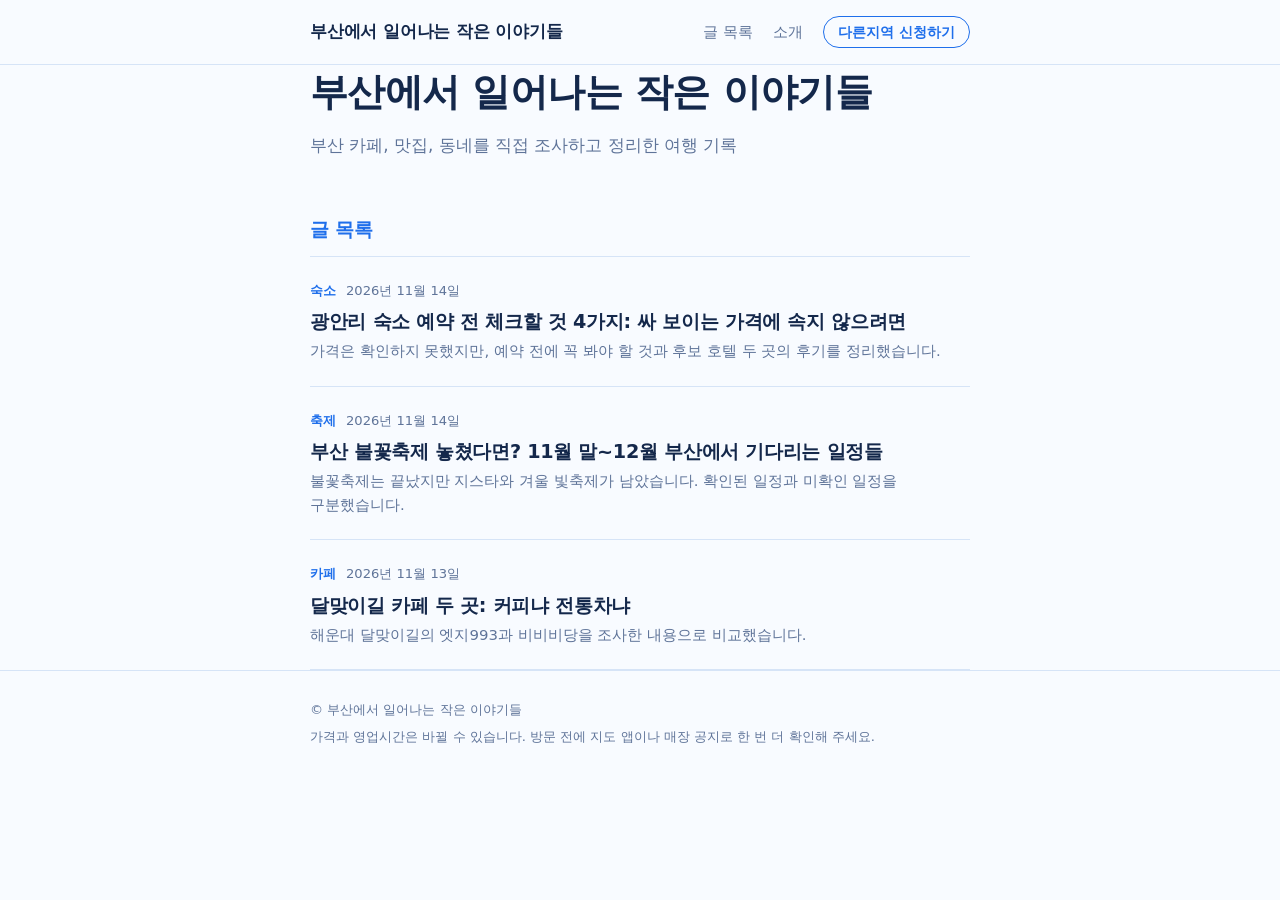
<file: index.html>
<!doctype html>
<html lang="ko">
<head>
	<meta charset="utf-8">
	<meta name="viewport" content="width=device-width,initial-scale=1">
	<title>부산에서 일어나는 작은 이야기들</title>
	<meta name="description" content="부산 카페, 맛집, 동네를 직접 조사하고 정리한 여행 기록">
	<link rel="canonical" href="https://travel-blog-fawn-nine.vercel.app/">
	<meta name="theme-color" content="#1f6feb">
	<meta property="og:type" content="website">
	<meta property="og:site_name" content="부산에서 일어나는 작은 이야기들">
	<meta property="og:locale" content="ko_KR">
	<meta property="og:title" content="부산에서 일어나는 작은 이야기들">
	<meta property="og:description" content="부산 카페, 맛집, 동네를 직접 조사하고 정리한 여행 기록">
	<meta property="og:url" content="https://travel-blog-fawn-nine.vercel.app/">
	<meta property="og:image" content="https://travel-blog-fawn-nine.vercel.app/og-image.png">
	<meta property="og:image:width" content="1200">
	<meta property="og:image:height" content="630">
	<meta property="og:image:alt" content="부산에서 일어나는 작은 이야기들">
	<meta name="twitter:card" content="summary_large_image">
	<meta name="twitter:title" content="부산에서 일어나는 작은 이야기들">
	<meta name="twitter:description" content="부산 카페, 맛집, 동네를 직접 조사하고 정리한 여행 기록">
	<meta name="twitter:image" content="https://travel-blog-fawn-nine.vercel.app/og-image.png">
	<link rel="icon" type="image/svg+xml" href="favicon.svg">
	<link rel="stylesheet" href="style.css">
</head>
<body>
	<header class="site-header">
		<div class="wrap">
			<a class="brand" href="index.html">부산에서 일어나는 작은 이야기들</a>
			<nav>
				<a href="index.html">글 목록</a>
				<a href="about.html">소개</a>
			</nav>
		</div>
	</header>

	<main class="wrap">
		<section class="intro">
			<h1>부산에서 일어나는 작은 이야기들</h1>
			<p>부산 카페, 맛집, 동네를 직접 조사하고 정리한 여행 기록</p>
		</section>

		<h2>글 목록</h2>
		<!-- 새 글을 쓰면 아래 <li> 블록을 맨 위에 하나 추가하세요(최신 글이 위). -->
		<ul class="post-list">
			<li>
				<a href="posts/gwangalli-stay.html">
					<span class="meta"><span class="cat">숙소</span><time datetime="2026-11-14">2026년 11월 14일</time></span>
					<h3>광안리 숙소 예약 전 체크할 것 4가지: 싸 보이는 가격에 속지 않으려면</h3>
					<p>가격은 확인하지 못했지만, 예약 전에 꼭 봐야 할 것과 후보 호텔 두 곳의 후기를 정리했습니다.</p>
				</a>
			</li>
			<li>
				<a href="posts/busan-nov-events.html">
					<span class="meta"><span class="cat">축제</span><time datetime="2026-11-14">2026년 11월 14일</time></span>
					<h3>부산 불꽃축제 놓쳤다면? 11월 말~12월 부산에서 기다리는 일정들</h3>
					<p>불꽃축제는 끝났지만 지스타와 겨울 빛축제가 남았습니다. 확인된 일정과 미확인 일정을 구분했습니다.</p>
				</a>
			</li>
			<li>
				<a href="posts/dalmaji-cafe.html">
					<span class="meta"><span class="cat">카페</span><time datetime="2026-11-13">2026년 11월 13일</time></span>
					<h3>달맞이길 카페 두 곳: 커피냐 전통차냐</h3>
					<p>해운대 달맞이길의 엣지993과 비비비당을 조사한 내용으로 비교했습니다.</p>
				</a>
			</li>
			<!--
			<li>
				<a href="posts/글파일이름.html">
					<span class="meta"><span class="cat">카페</span><time datetime="2026-11-13">2026년 11월 13일</time></span>
					<h3>글 제목</h3>
					<p>한 줄 소개</p>
				</a>
			</li>
			-->
		</ul>
	</main>

	<footer class="site-footer">
		<div class="wrap">
			<p>© 부산에서 일어나는 작은 이야기들</p>
			<p>가격과 영업시간은 바뀔 수 있습니다. 방문 전에 지도 앱이나 매장 공지로 한 번 더 확인해 주세요.</p>
		</div>
	</footer>
	<script src="request.js"></script>
</body>
</html>
</file>
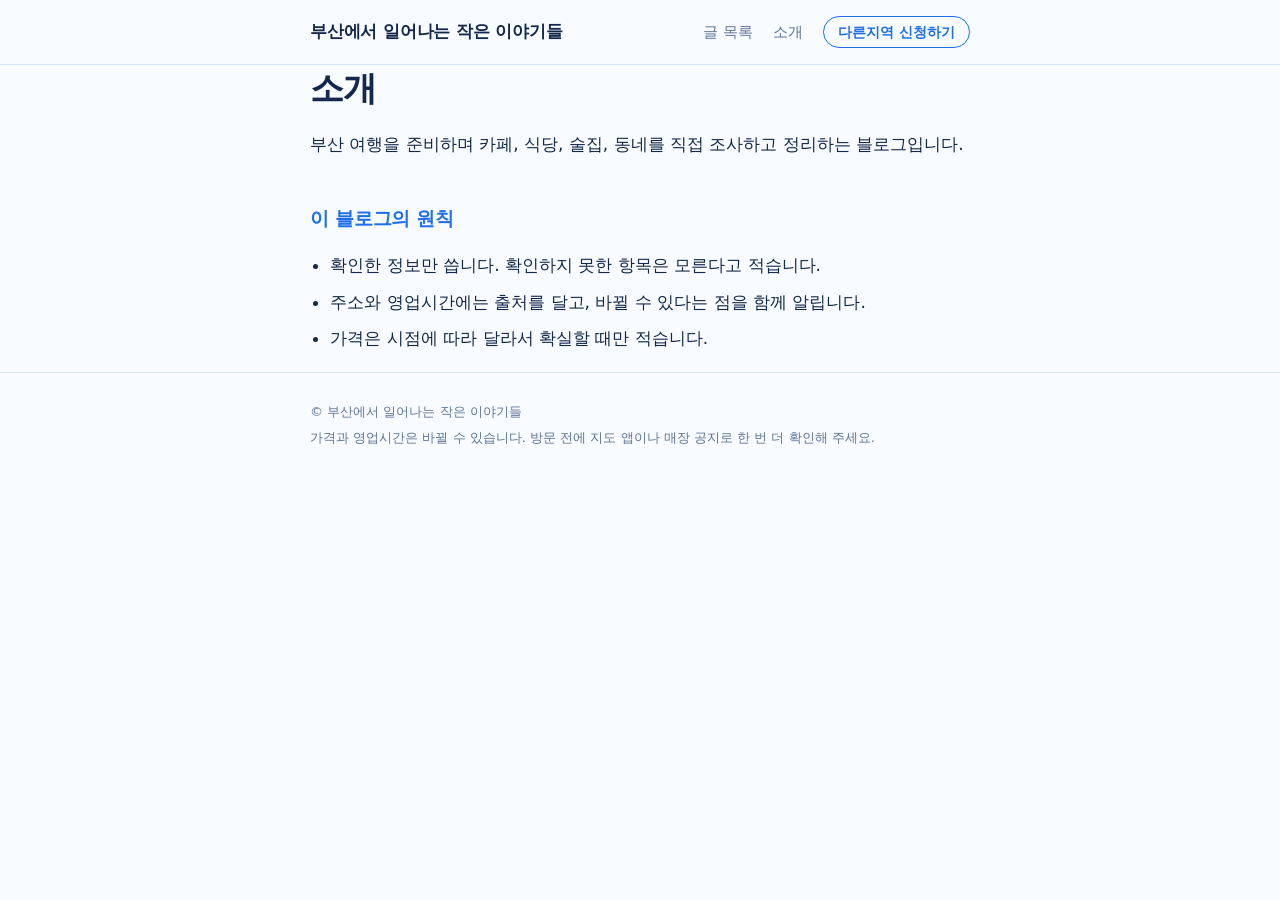
<file: about.html>
<!doctype html>
<html lang="ko">
<head>
	<meta charset="utf-8">
	<meta name="viewport" content="width=device-width,initial-scale=1">
	<title>소개 | 부산에서 일어나는 작은 이야기들</title>
	<meta name="description" content="부산에서 일어나는 작은 이야기들 블로그 소개">
	<link rel="canonical" href="https://travel-blog-fawn-nine.vercel.app/about.html">
	<meta name="theme-color" content="#1f6feb">
	<meta property="og:type" content="website">
	<meta property="og:site_name" content="부산에서 일어나는 작은 이야기들">
	<meta property="og:locale" content="ko_KR">
	<meta property="og:title" content="소개">
	<meta property="og:description" content="부산에서 일어나는 작은 이야기들 블로그 소개">
	<meta property="og:url" content="https://travel-blog-fawn-nine.vercel.app/about.html">
	<meta property="og:image" content="https://travel-blog-fawn-nine.vercel.app/og-image.png">
	<meta property="og:image:width" content="1200">
	<meta property="og:image:height" content="630">
	<meta property="og:image:alt" content="부산에서 일어나는 작은 이야기들">
	<meta name="twitter:card" content="summary_large_image">
	<meta name="twitter:title" content="소개">
	<meta name="twitter:description" content="부산에서 일어나는 작은 이야기들 블로그 소개">
	<meta name="twitter:image" content="https://travel-blog-fawn-nine.vercel.app/og-image.png">
	<link rel="icon" type="image/svg+xml" href="favicon.svg">
	<link rel="stylesheet" href="style.css">
</head>
<body>
	<header class="site-header">
		<div class="wrap">
			<a class="brand" href="index.html">부산에서 일어나는 작은 이야기들</a>
			<nav>
				<a href="index.html">글 목록</a>
				<a href="about.html">소개</a>
			</nav>
		</div>
	</header>

	<main class="wrap">
		<h1>소개</h1>
		<p>부산 여행을 준비하며 카페, 식당, 술집, 동네를 직접 조사하고 정리하는 블로그입니다.</p>
		<h2>이 블로그의 원칙</h2>
		<ul>
			<li>확인한 정보만 씁니다. 확인하지 못한 항목은 모른다고 적습니다.</li>
			<li>주소와 영업시간에는 출처를 달고, 바뀔 수 있다는 점을 함께 알립니다.</li>
			<li>가격은 시점에 따라 달라서 확실할 때만 적습니다.</li>
		</ul>
	</main>

	<footer class="site-footer">
		<div class="wrap">
			<p>© 부산에서 일어나는 작은 이야기들</p>
			<p>가격과 영업시간은 바뀔 수 있습니다. 방문 전에 지도 앱이나 매장 공지로 한 번 더 확인해 주세요.</p>
		</div>
	</footer>
	<script src="request.js"></script>
</body>
</html>
</file>
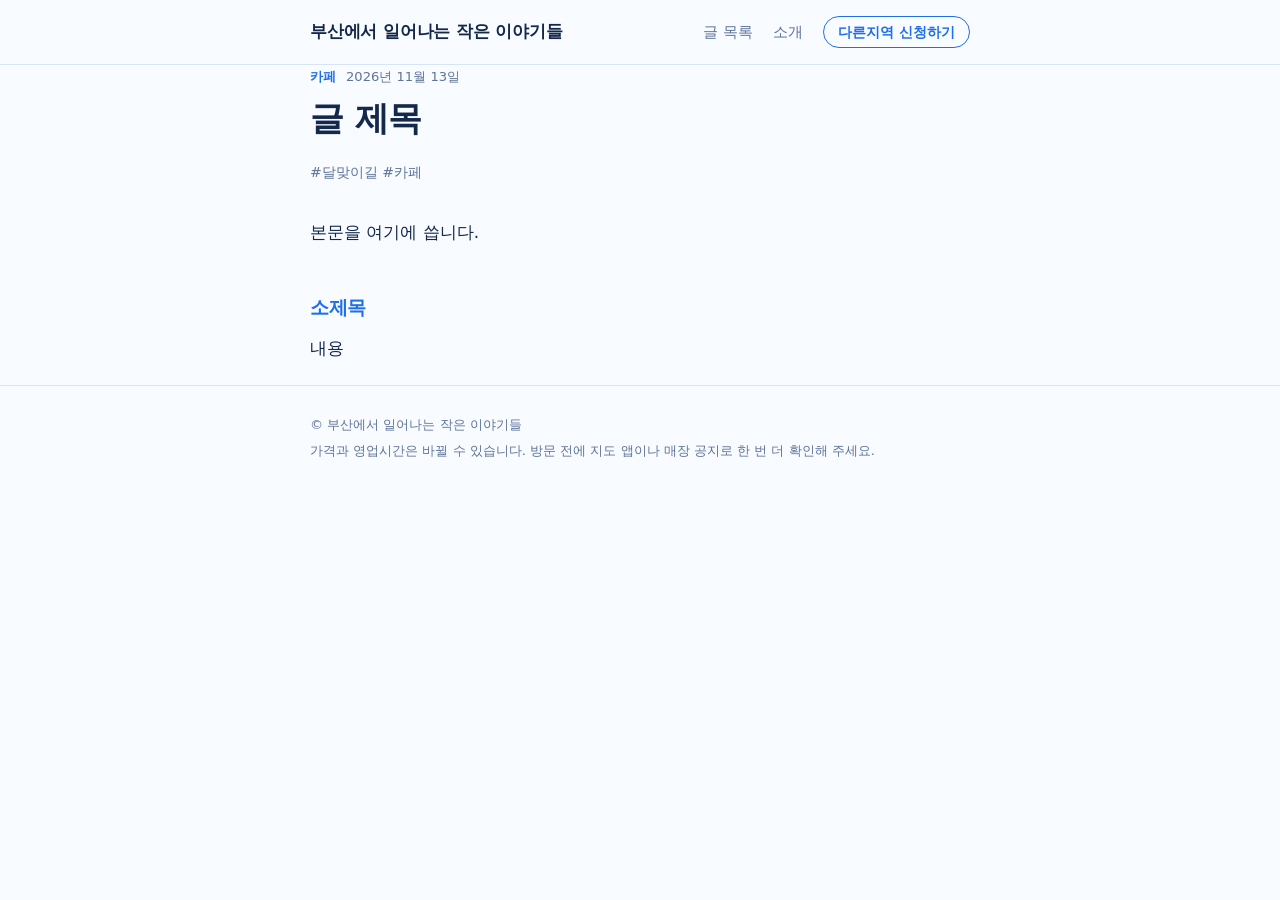
<file: posts/_글-템플릿.html>
<!doctype html>
<html lang="ko">
<head>
	<meta charset="utf-8">
	<meta name="viewport" content="width=device-width,initial-scale=1">
	<!-- 새 글: 이 파일을 복사해 posts/영문이름.html 로 저장하고 아래 내용을 바꾸세요. -->
	<title>글 제목 | 부산에서 일어나는 작은 이야기들</title>
	<meta name="description" content="한 줄 소개">
	<!-- 아래 canonical·og:*·twitter:* 의 제목, 설명, 주소(영문이름.html), 날짜도 위 내용과 똑같이 바꾸세요. -->
	<link rel="canonical" href="https://travel-blog-fawn-nine.vercel.app/posts/영문이름.html">
	<meta name="theme-color" content="#1f6feb">
	<meta property="og:type" content="article">
	<meta property="article:published_time" content="2026-11-13">
	<meta property="og:site_name" content="부산에서 일어나는 작은 이야기들">
	<meta property="og:locale" content="ko_KR">
	<meta property="og:title" content="글 제목">
	<meta property="og:description" content="한 줄 소개">
	<meta property="og:url" content="https://travel-blog-fawn-nine.vercel.app/posts/영문이름.html">
	<meta property="og:image" content="https://travel-blog-fawn-nine.vercel.app/og-image.png">
	<meta property="og:image:width" content="1200">
	<meta property="og:image:height" content="630">
	<meta property="og:image:alt" content="부산에서 일어나는 작은 이야기들">
	<meta name="twitter:card" content="summary_large_image">
	<meta name="twitter:title" content="글 제목">
	<meta name="twitter:description" content="한 줄 소개">
	<meta name="twitter:image" content="https://travel-blog-fawn-nine.vercel.app/og-image.png">
	<link rel="icon" type="image/svg+xml" href="../favicon.svg">
	<link rel="stylesheet" href="../style.css">
</head>
<body>
	<header class="site-header">
		<div class="wrap">
			<a class="brand" href="../index.html">부산에서 일어나는 작은 이야기들</a>
			<nav>
				<a href="../index.html">글 목록</a>
				<a href="../about.html">소개</a>
			</nav>
		</div>
	</header>

	<main class="wrap">
		<article>
			<p class="meta"><span class="cat">카페</span><time datetime="2026-11-13">2026년 11월 13일</time></p>
			<h1>글 제목</h1>
			<p class="tags">#달맞이길 #카페</p>

			<p>본문을 여기에 씁니다.</p>

			<h2>소제목</h2>
			<p>내용</p>
		</article>
	</main>

	<footer class="site-footer">
		<div class="wrap">
			<p>© 부산에서 일어나는 작은 이야기들</p>
			<p>가격과 영업시간은 바뀔 수 있습니다. 방문 전에 지도 앱이나 매장 공지로 한 번 더 확인해 주세요.</p>
		</div>
	</footer>
	<script src="../request.js"></script>
</body>
</html>
</file>
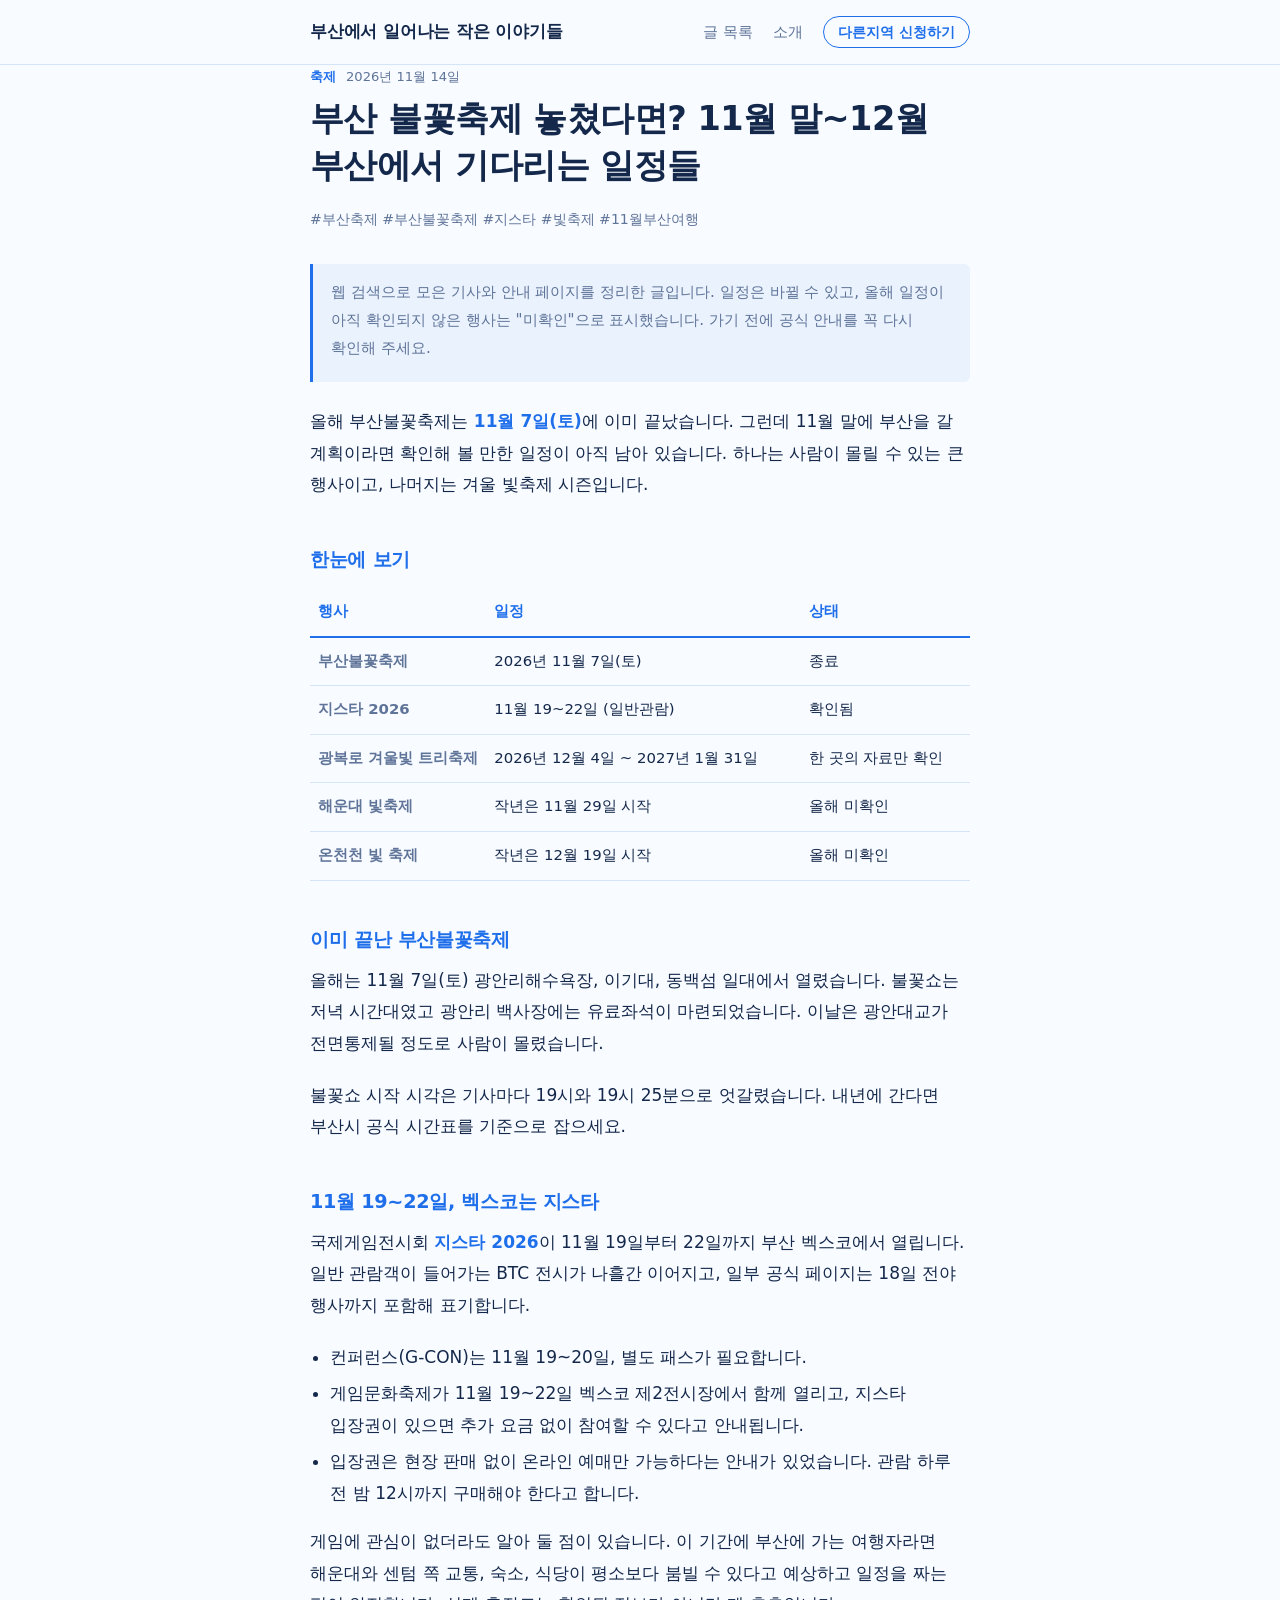
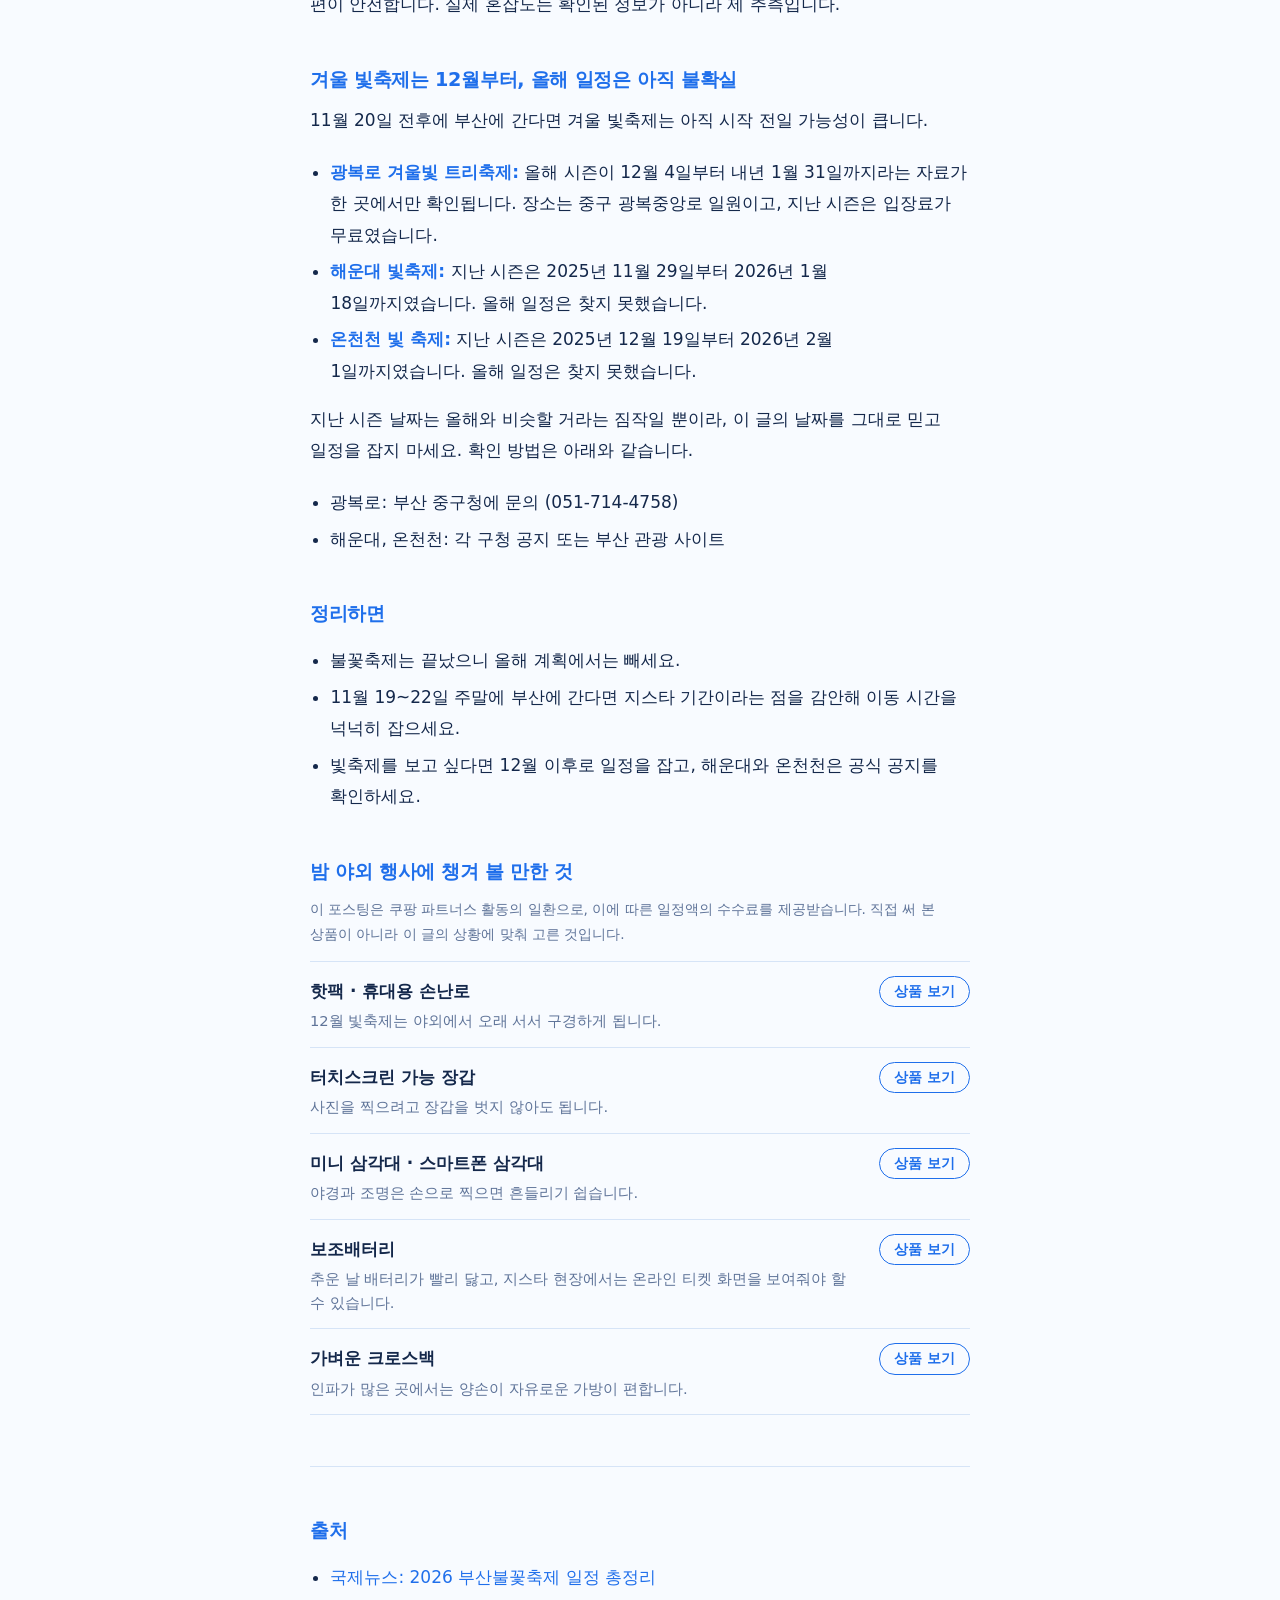
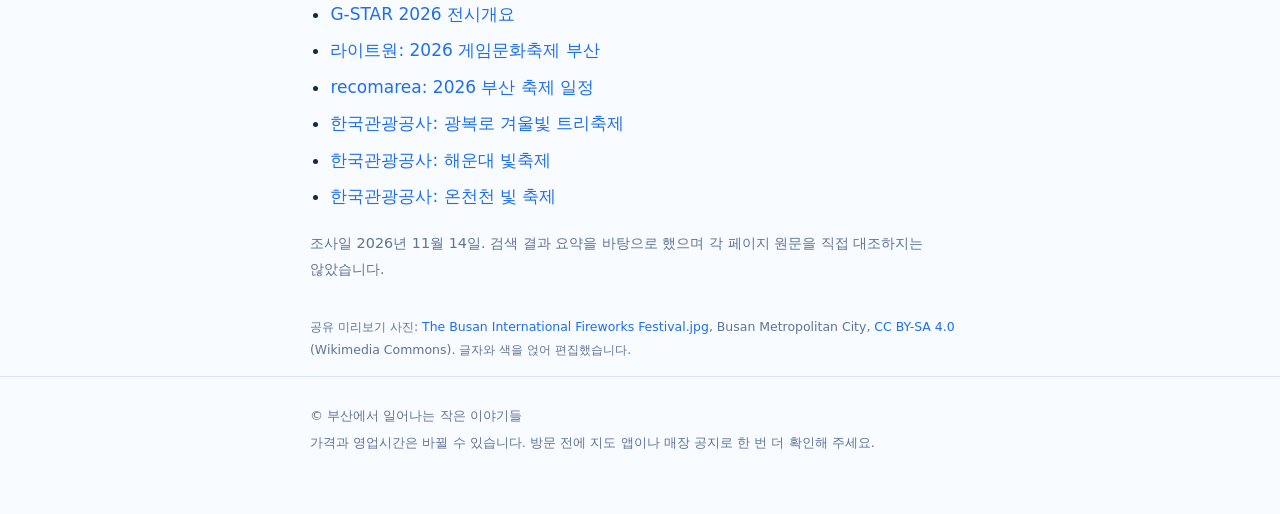
<file: posts/busan-nov-events.html>
<!doctype html>
<html lang="ko">
<head>
	<meta charset="utf-8">
	<meta name="viewport" content="width=device-width,initial-scale=1">
	<title>부산 불꽃축제 놓쳤다면? 11월 말~12월 부산에서 기다리는 일정들 | 부산에서 일어나는 작은 이야기들</title>
	<meta name="description" content="불꽃축제는 11월 7일에 끝났습니다. 그 뒤 부산에서 확인된 일정과 아직 확정되지 않은 일정을 구분해서 정리했습니다.">
	<link rel="canonical" href="https://travel-blog-fawn-nine.vercel.app/posts/busan-nov-events.html">
	<meta name="theme-color" content="#1f6feb">
	<meta property="og:type" content="article">
	<meta property="article:published_time" content="2026-11-14">
	<meta property="og:site_name" content="부산에서 일어나는 작은 이야기들">
	<meta property="og:locale" content="ko_KR">
	<meta property="og:title" content="부산 불꽃축제 놓쳤다면? 11월 말~12월 부산에서 기다리는 일정들">
	<meta property="og:description" content="불꽃축제는 11월 7일에 끝났습니다. 그 뒤 부산에서 확인된 일정과 아직 확정되지 않은 일정을 구분해서 정리했습니다.">
	<meta property="og:url" content="https://travel-blog-fawn-nine.vercel.app/posts/busan-nov-events.html">
	<meta property="og:image" content="https://travel-blog-fawn-nine.vercel.app/images/thumb-busan-nov-events.png">
	<meta property="og:image:width" content="1200">
	<meta property="og:image:height" content="630">
	<meta property="og:image:alt" content="불꽃이 터지는 광안대교 야경 위에 쓴 제목: 부산 불꽃축제 놓쳤다면?">
	<meta name="twitter:card" content="summary_large_image">
	<meta name="twitter:title" content="부산 불꽃축제 놓쳤다면? 11월 말~12월 부산에서 기다리는 일정들">
	<meta name="twitter:description" content="불꽃축제는 11월 7일에 끝났습니다. 그 뒤 부산에서 확인된 일정과 아직 확정되지 않은 일정을 구분해서 정리했습니다.">
	<meta name="twitter:image" content="https://travel-blog-fawn-nine.vercel.app/images/thumb-busan-nov-events.png">
	<link rel="icon" type="image/svg+xml" href="../favicon.svg">
	<link rel="stylesheet" href="../style.css">
</head>
<body>
	<header class="site-header">
		<div class="wrap">
			<a class="brand" href="../index.html">부산에서 일어나는 작은 이야기들</a>
			<nav>
				<a href="../index.html">글 목록</a>
				<a href="../about.html">소개</a>
			</nav>
		</div>
	</header>

	<main class="wrap">
		<article>
			<p class="meta"><span class="cat">축제</span><time datetime="2026-11-14">2026년 11월 14일</time></p>
			<h1>부산 불꽃축제 놓쳤다면? 11월 말~12월 부산에서 기다리는 일정들</h1>
			<p class="tags">#부산축제 #부산불꽃축제 #지스타 #빛축제 #11월부산여행</p>

			<blockquote>
				<p>웹 검색으로 모은 기사와 안내 페이지를 정리한 글입니다. 일정은 바뀔 수 있고, 올해 일정이 아직 확인되지 않은 행사는 "미확인"으로 표시했습니다. 가기 전에 공식 안내를 꼭 다시 확인해 주세요.</p>
			</blockquote>

			<p>올해 부산불꽃축제는 <strong>11월 7일(토)</strong>에 이미 끝났습니다. 그런데 11월 말에 부산을 갈 계획이라면 확인해 볼 만한 일정이 아직 남아 있습니다. 하나는 사람이 몰릴 수 있는 큰 행사이고, 나머지는 겨울 빛축제 시즌입니다.</p>

			<h2>한눈에 보기</h2>
			<table>
				<thead>
					<tr><th>행사</th><th>일정</th><th>상태</th></tr>
				</thead>
				<tbody>
					<tr><th>부산불꽃축제</th><td>2026년 11월 7일(토)</td><td>종료</td></tr>
					<tr><th>지스타 2026</th><td>11월 19~22일 (일반관람)</td><td>확인됨</td></tr>
					<tr><th>광복로 겨울빛 트리축제</th><td>2026년 12월 4일 ~ 2027년 1월 31일</td><td>한 곳의 자료만 확인</td></tr>
					<tr><th>해운대 빛축제</th><td>작년은 11월 29일 시작</td><td>올해 미확인</td></tr>
					<tr><th>온천천 빛 축제</th><td>작년은 12월 19일 시작</td><td>올해 미확인</td></tr>
				</tbody>
			</table>

			<h2>이미 끝난 부산불꽃축제</h2>
			<p>올해는 11월 7일(토) 광안리해수욕장, 이기대, 동백섬 일대에서 열렸습니다. 불꽃쇼는 저녁 시간대였고 광안리 백사장에는 유료좌석이 마련되었습니다. 이날은 광안대교가 전면통제될 정도로 사람이 몰렸습니다.</p>
			<p>불꽃쇼 시작 시각은 기사마다 19시와 19시 25분으로 엇갈렸습니다. 내년에 간다면 부산시 공식 시간표를 기준으로 잡으세요.</p>

			<h2>11월 19~22일, 벡스코는 지스타</h2>
			<p>국제게임전시회 <strong>지스타 2026</strong>이 11월 19일부터 22일까지 부산 벡스코에서 열립니다. 일반 관람객이 들어가는 BTC 전시가 나흘간 이어지고, 일부 공식 페이지는 18일 전야 행사까지 포함해 표기합니다.</p>
			<ul>
				<li>컨퍼런스(G-CON)는 11월 19~20일, 별도 패스가 필요합니다.</li>
				<li>게임문화축제가 11월 19~22일 벡스코 제2전시장에서 함께 열리고, 지스타 입장권이 있으면 추가 요금 없이 참여할 수 있다고 안내됩니다.</li>
				<li>입장권은 현장 판매 없이 온라인 예매만 가능하다는 안내가 있었습니다. 관람 하루 전 밤 12시까지 구매해야 한다고 합니다.</li>
			</ul>
			<p>게임에 관심이 없더라도 알아 둘 점이 있습니다. 이 기간에 부산에 가는 여행자라면 해운대와 센텀 쪽 교통, 숙소, 식당이 평소보다 붐빌 수 있다고 예상하고 일정을 짜는 편이 안전합니다. 실제 혼잡도는 확인된 정보가 아니라 제 추측입니다.</p>

			<h2>겨울 빛축제는 12월부터, 올해 일정은 아직 불확실</h2>
			<p>11월 20일 전후에 부산에 간다면 겨울 빛축제는 아직 시작 전일 가능성이 큽니다.</p>
			<ul>
				<li><strong>광복로 겨울빛 트리축제:</strong> 올해 시즌이 12월 4일부터 내년 1월 31일까지라는 자료가 한 곳에서만 확인됩니다. 장소는 중구 광복중앙로 일원이고, 지난 시즌은 입장료가 무료였습니다.</li>
				<li><strong>해운대 빛축제:</strong> 지난 시즌은 2025년 11월 29일부터 2026년 1월 18일까지였습니다. 올해 일정은 찾지 못했습니다.</li>
				<li><strong>온천천 빛 축제:</strong> 지난 시즌은 2025년 12월 19일부터 2026년 2월 1일까지였습니다. 올해 일정은 찾지 못했습니다.</li>
			</ul>
			<p>지난 시즌 날짜는 올해와 비슷할 거라는 짐작일 뿐이라, 이 글의 날짜를 그대로 믿고 일정을 잡지 마세요. 확인 방법은 아래와 같습니다.</p>
			<ul>
				<li>광복로: 부산 중구청에 문의 (051-714-4758)</li>
				<li>해운대, 온천천: 각 구청 공지 또는 부산 관광 사이트</li>
			</ul>

			<h2>정리하면</h2>
			<ul>
				<li>불꽃축제는 끝났으니 올해 계획에서는 빼세요.</li>
				<li>11월 19~22일 주말에 부산에 간다면 지스타 기간이라는 점을 감안해 이동 시간을 넉넉히 잡으세요.</li>
				<li>빛축제를 보고 싶다면 12월 이후로 일정을 잡고, 해운대와 온천천은 공식 공지를 확인하세요.</li>
			</ul>

			<h2>밤 야외 행사에 챙겨 볼 만한 것</h2>
			<p class="shop-disclosure">이 포스팅은 쿠팡 파트너스 활동의 일환으로, 이에 따른 일정액의 수수료를 제공받습니다. 직접 써 본 상품이 아니라 이 글의 상황에 맞춰 고른 것입니다.</p>
			<ul class="shop-list">
				<li><div><span class="shop-name">핫팩 · 휴대용 손난로</span><span class="shop-why">12월 빛축제는 야외에서 오래 서서 구경하게 됩니다.</span></div><a class="shop-link" href="[쿠팡링크]" target="_blank" rel="sponsored nofollow noopener">상품 보기</a></li>
				<li><div><span class="shop-name">터치스크린 가능 장갑</span><span class="shop-why">사진을 찍으려고 장갑을 벗지 않아도 됩니다.</span></div><a class="shop-link" href="[쿠팡링크]" target="_blank" rel="sponsored nofollow noopener">상품 보기</a></li>
				<li><div><span class="shop-name">미니 삼각대 · 스마트폰 삼각대</span><span class="shop-why">야경과 조명은 손으로 찍으면 흔들리기 쉽습니다.</span></div><a class="shop-link" href="[쿠팡링크]" target="_blank" rel="sponsored nofollow noopener">상품 보기</a></li>
				<li><div><span class="shop-name">보조배터리</span><span class="shop-why">추운 날 배터리가 빨리 닳고, 지스타 현장에서는 온라인 티켓 화면을 보여줘야 할 수 있습니다.</span></div><a class="shop-link" href="[쿠팡링크]" target="_blank" rel="sponsored nofollow noopener">상품 보기</a></li>
				<li><div><span class="shop-name">가벼운 크로스백</span><span class="shop-why">인파가 많은 곳에서는 양손이 자유로운 가방이 편합니다.</span></div><a class="shop-link" href="[쿠팡링크]" target="_blank" rel="sponsored nofollow noopener">상품 보기</a></li>
			</ul>

			<hr>
			<h2>출처</h2>
			<ul>
				<li><a href="https://www.gukjenews.com/news/articleView.html?idxno=3744428">국제뉴스: 2026 부산불꽃축제 일정 총정리</a></li>
				<li><a href="https://gstar.or.kr/gstar/gstar_info.do">G-STAR 2026 전시개요</a></li>
				<li><a href="https://lightone.kr/game-culture-festival-2026-busan-bexco/">라이트원: 2026 게임문화축제 부산</a></li>
				<li><a href="https://recomarea.com/festival/region/busan">recomarea: 2026 부산 축제 일정</a></li>
				<li><a href="https://korean.visitkorea.or.kr/kfes/detail/fstvlDetail.do?fstvlCntntsId=cd3921dc-baf4-4033-a3f3-acc739585872">한국관광공사: 광복로 겨울빛 트리축제</a></li>
				<li><a href="https://korean.visitkorea.or.kr/kfes/detail/fstvlDetail.do?fstvlCntntsId=b3b7a23c-c7f6-45db-930a-b139e4d8cd9f">한국관광공사: 해운대 빛축제</a></li>
				<li><a href="https://korean.visitkorea.or.kr/kfes/detail/fstvlDetail.do?fstvlCntntsId=dc91678e-3dff-402a-986a-7fd5fbfb0743">한국관광공사: 온천천 빛 축제</a></li>
			</ul>
			<p class="muted">조사일 2026년 11월 14일. 검색 결과 요약을 바탕으로 했으며 각 페이지 원문을 직접 대조하지는 않았습니다.</p>
			<p class="credit">공유 미리보기 사진: <a href="https://commons.wikimedia.org/wiki/File:The_Busan_International_Fireworks_Festival.jpg">The Busan International Fireworks Festival.jpg</a>, Busan Metropolitan City, <a href="https://creativecommons.org/licenses/by-sa/4.0/">CC BY-SA 4.0</a> (Wikimedia Commons). 글자와 색을 얹어 편집했습니다.</p>
		</article>
	</main>

	<footer class="site-footer">
		<div class="wrap">
			<p>© 부산에서 일어나는 작은 이야기들</p>
			<p>가격과 영업시간은 바뀔 수 있습니다. 방문 전에 지도 앱이나 매장 공지로 한 번 더 확인해 주세요.</p>
		</div>
	</footer>
	<script src="../request.js"></script>
</body>
</html>
</file>
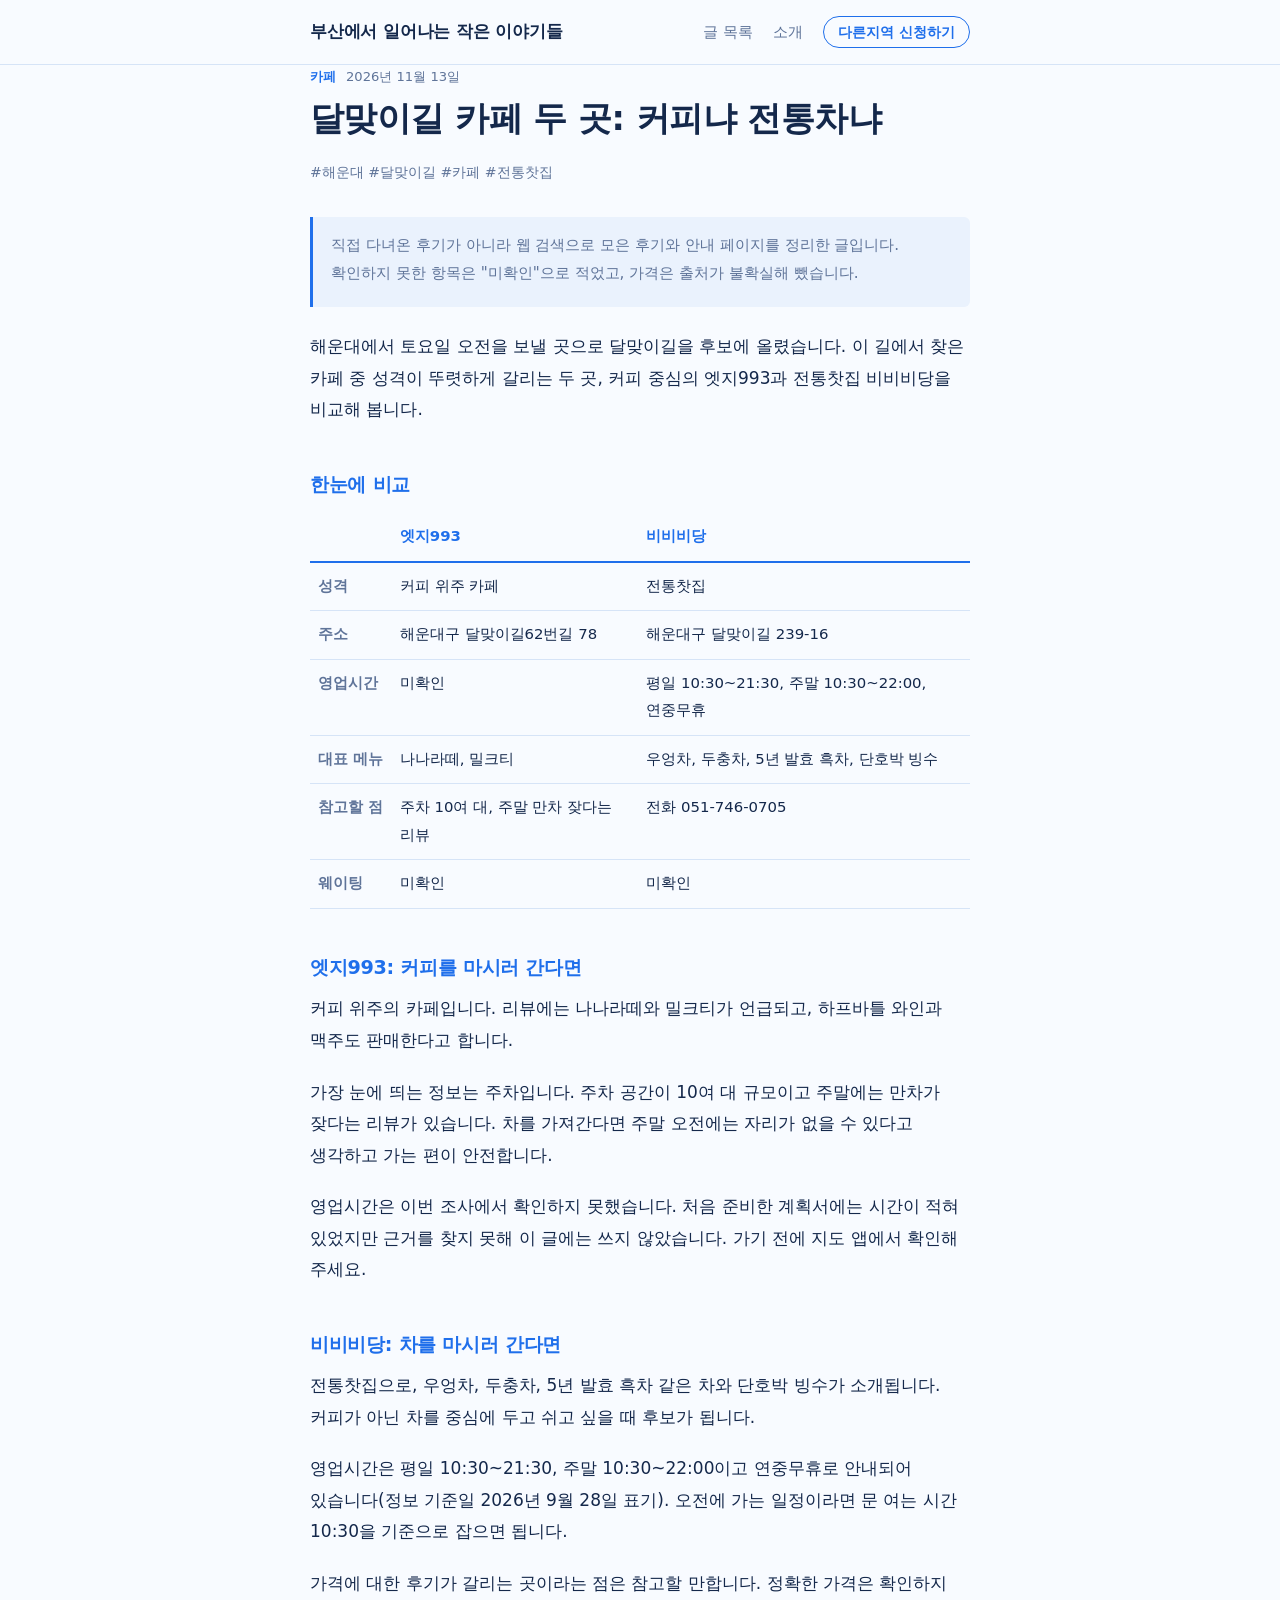
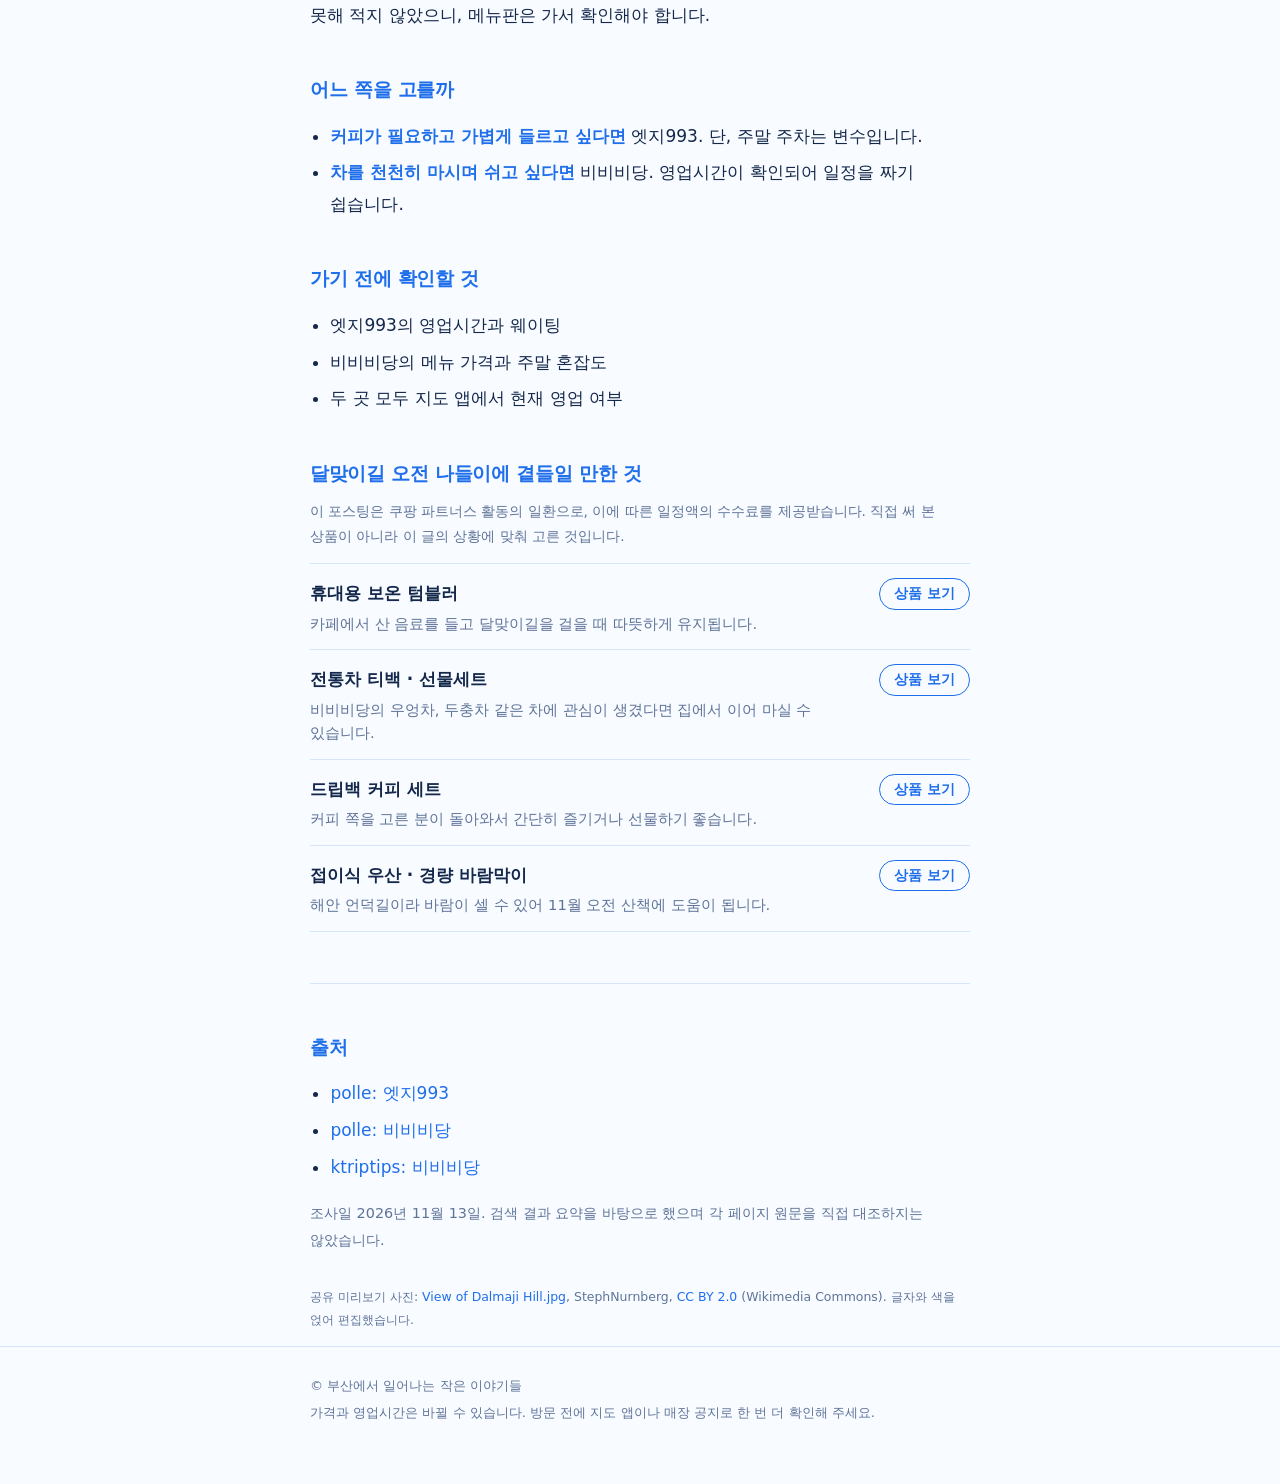
<file: posts/dalmaji-cafe.html>
<!doctype html>
<html lang="ko">
<head>
	<meta charset="utf-8">
	<meta name="viewport" content="width=device-width,initial-scale=1">
	<title>달맞이길 카페 두 곳: 커피냐 전통차냐 | 부산에서 일어나는 작은 이야기들</title>
	<meta name="description" content="해운대 달맞이길의 엣지993과 비비비당을 조사한 내용으로 비교했습니다.">
	<link rel="canonical" href="https://travel-blog-fawn-nine.vercel.app/posts/dalmaji-cafe.html">
	<meta name="theme-color" content="#1f6feb">
	<meta property="og:type" content="article">
	<meta property="article:published_time" content="2026-11-13">
	<meta property="og:site_name" content="부산에서 일어나는 작은 이야기들">
	<meta property="og:locale" content="ko_KR">
	<meta property="og:title" content="달맞이길 카페 두 곳: 커피냐 전통차냐">
	<meta property="og:description" content="해운대 달맞이길의 엣지993과 비비비당을 조사한 내용으로 비교했습니다.">
	<meta property="og:url" content="https://travel-blog-fawn-nine.vercel.app/posts/dalmaji-cafe.html">
	<meta property="og:image" content="https://travel-blog-fawn-nine.vercel.app/images/thumb-dalmaji-cafe.png">
	<meta property="og:image:width" content="1200">
	<meta property="og:image:height" content="630">
	<meta property="og:image:alt" content="달맞이길 해안과 해운대 전경 위에 쓴 제목: 달맞이길 카페 두 곳">
	<meta name="twitter:card" content="summary_large_image">
	<meta name="twitter:title" content="달맞이길 카페 두 곳: 커피냐 전통차냐">
	<meta name="twitter:description" content="해운대 달맞이길의 엣지993과 비비비당을 조사한 내용으로 비교했습니다.">
	<meta name="twitter:image" content="https://travel-blog-fawn-nine.vercel.app/images/thumb-dalmaji-cafe.png">
	<link rel="icon" type="image/svg+xml" href="../favicon.svg">
	<link rel="stylesheet" href="../style.css">
</head>
<body>
	<header class="site-header">
		<div class="wrap">
			<a class="brand" href="../index.html">부산에서 일어나는 작은 이야기들</a>
			<nav>
				<a href="../index.html">글 목록</a>
				<a href="../about.html">소개</a>
			</nav>
		</div>
	</header>

	<main class="wrap">
		<article>
			<p class="meta"><span class="cat">카페</span><time datetime="2026-11-13">2026년 11월 13일</time></p>
			<h1>달맞이길 카페 두 곳: 커피냐 전통차냐</h1>
			<p class="tags">#해운대 #달맞이길 #카페 #전통찻집</p>

			<blockquote>
				<p>직접 다녀온 후기가 아니라 웹 검색으로 모은 후기와 안내 페이지를 정리한 글입니다. 확인하지 못한 항목은 "미확인"으로 적었고, 가격은 출처가 불확실해 뺐습니다.</p>
			</blockquote>

			<p>해운대에서 토요일 오전을 보낼 곳으로 달맞이길을 후보에 올렸습니다. 이 길에서 찾은 카페 중 성격이 뚜렷하게 갈리는 두 곳, 커피 중심의 엣지993과 전통찻집 비비비당을 비교해 봅니다.</p>

			<h2>한눈에 비교</h2>
			<table>
				<thead>
					<tr><th></th><th>엣지993</th><th>비비비당</th></tr>
				</thead>
				<tbody>
					<tr><th>성격</th><td>커피 위주 카페</td><td>전통찻집</td></tr>
					<tr><th>주소</th><td>해운대구 달맞이길62번길 78</td><td>해운대구 달맞이길 239-16</td></tr>
					<tr><th>영업시간</th><td>미확인</td><td>평일 10:30~21:30, 주말 10:30~22:00, 연중무휴</td></tr>
					<tr><th>대표 메뉴</th><td>나나라떼, 밀크티</td><td>우엉차, 두충차, 5년 발효 흑차, 단호박 빙수</td></tr>
					<tr><th>참고할 점</th><td>주차 10여 대, 주말 만차 잦다는 리뷰</td><td>전화 051-746-0705</td></tr>
					<tr><th>웨이팅</th><td>미확인</td><td>미확인</td></tr>
				</tbody>
			</table>

			<h2>엣지993: 커피를 마시러 간다면</h2>
			<p>커피 위주의 카페입니다. 리뷰에는 나나라떼와 밀크티가 언급되고, 하프바틀 와인과 맥주도 판매한다고 합니다.</p>
			<p>가장 눈에 띄는 정보는 주차입니다. 주차 공간이 10여 대 규모이고 주말에는 만차가 잦다는 리뷰가 있습니다. 차를 가져간다면 주말 오전에는 자리가 없을 수 있다고 생각하고 가는 편이 안전합니다.</p>
			<p>영업시간은 이번 조사에서 확인하지 못했습니다. 처음 준비한 계획서에는 시간이 적혀 있었지만 근거를 찾지 못해 이 글에는 쓰지 않았습니다. 가기 전에 지도 앱에서 확인해 주세요.</p>

			<h2>비비비당: 차를 마시러 간다면</h2>
			<p>전통찻집으로, 우엉차, 두충차, 5년 발효 흑차 같은 차와 단호박 빙수가 소개됩니다. 커피가 아닌 차를 중심에 두고 쉬고 싶을 때 후보가 됩니다.</p>
			<p>영업시간은 평일 10:30~21:30, 주말 10:30~22:00이고 연중무휴로 안내되어 있습니다(정보 기준일 2026년 9월 28일 표기). 오전에 가는 일정이라면 문 여는 시간 10:30을 기준으로 잡으면 됩니다.</p>
			<p>가격에 대한 후기가 갈리는 곳이라는 점은 참고할 만합니다. 정확한 가격은 확인하지 못해 적지 않았으니, 메뉴판은 가서 확인해야 합니다.</p>

			<h2>어느 쪽을 고를까</h2>
			<ul>
				<li><strong>커피가 필요하고 가볍게 들르고 싶다면</strong> 엣지993. 단, 주말 주차는 변수입니다.</li>
				<li><strong>차를 천천히 마시며 쉬고 싶다면</strong> 비비비당. 영업시간이 확인되어 일정을 짜기 쉽습니다.</li>
			</ul>

			<h2>가기 전에 확인할 것</h2>
			<ul>
				<li>엣지993의 영업시간과 웨이팅</li>
				<li>비비비당의 메뉴 가격과 주말 혼잡도</li>
				<li>두 곳 모두 지도 앱에서 현재 영업 여부</li>
			</ul>

			<h2>달맞이길 오전 나들이에 곁들일 만한 것</h2>
			<p class="shop-disclosure">이 포스팅은 쿠팡 파트너스 활동의 일환으로, 이에 따른 일정액의 수수료를 제공받습니다. 직접 써 본 상품이 아니라 이 글의 상황에 맞춰 고른 것입니다.</p>
			<ul class="shop-list">
				<li><div><span class="shop-name">휴대용 보온 텀블러</span><span class="shop-why">카페에서 산 음료를 들고 달맞이길을 걸을 때 따뜻하게 유지됩니다.</span></div><a class="shop-link" href="[쿠팡링크]" target="_blank" rel="sponsored nofollow noopener">상품 보기</a></li>
				<li><div><span class="shop-name">전통차 티백 · 선물세트</span><span class="shop-why">비비비당의 우엉차, 두충차 같은 차에 관심이 생겼다면 집에서 이어 마실 수 있습니다.</span></div><a class="shop-link" href="[쿠팡링크]" target="_blank" rel="sponsored nofollow noopener">상품 보기</a></li>
				<li><div><span class="shop-name">드립백 커피 세트</span><span class="shop-why">커피 쪽을 고른 분이 돌아와서 간단히 즐기거나 선물하기 좋습니다.</span></div><a class="shop-link" href="[쿠팡링크]" target="_blank" rel="sponsored nofollow noopener">상품 보기</a></li>
				<li><div><span class="shop-name">접이식 우산 · 경량 바람막이</span><span class="shop-why">해안 언덕길이라 바람이 셀 수 있어 11월 오전 산책에 도움이 됩니다.</span></div><a class="shop-link" href="[쿠팡링크]" target="_blank" rel="sponsored nofollow noopener">상품 보기</a></li>
			</ul>

			<hr>
			<h2>출처</h2>
			<ul>
				<li><a href="https://polle.com/place/43XzgX/%EC%97%A3%EC%A7%80%20993">polle: 엣지993</a></li>
				<li><a href="https://polle.com/place/3fO6lT/%EB%B9%84%EB%B9%84%EB%B9%84%EB%8B%B9">polle: 비비비당</a></li>
				<li><a href="https://www.ktriptips.com/kor/food/2390133">ktriptips: 비비비당</a></li>
			</ul>
			<p class="muted">조사일 2026년 11월 13일. 검색 결과 요약을 바탕으로 했으며 각 페이지 원문을 직접 대조하지는 않았습니다.</p>
			<p class="credit">공유 미리보기 사진: <a href="https://commons.wikimedia.org/wiki/File:View_of_Dalmaji_Hill.jpg">View of Dalmaji Hill.jpg</a>, StephNurnberg, <a href="https://creativecommons.org/licenses/by/2.0/">CC BY 2.0</a> (Wikimedia Commons). 글자와 색을 얹어 편집했습니다.</p>
		</article>
	</main>

	<footer class="site-footer">
		<div class="wrap">
			<p>© 부산에서 일어나는 작은 이야기들</p>
			<p>가격과 영업시간은 바뀔 수 있습니다. 방문 전에 지도 앱이나 매장 공지로 한 번 더 확인해 주세요.</p>
		</div>
	</footer>
	<script src="../request.js"></script>
</body>
</html>
</file>
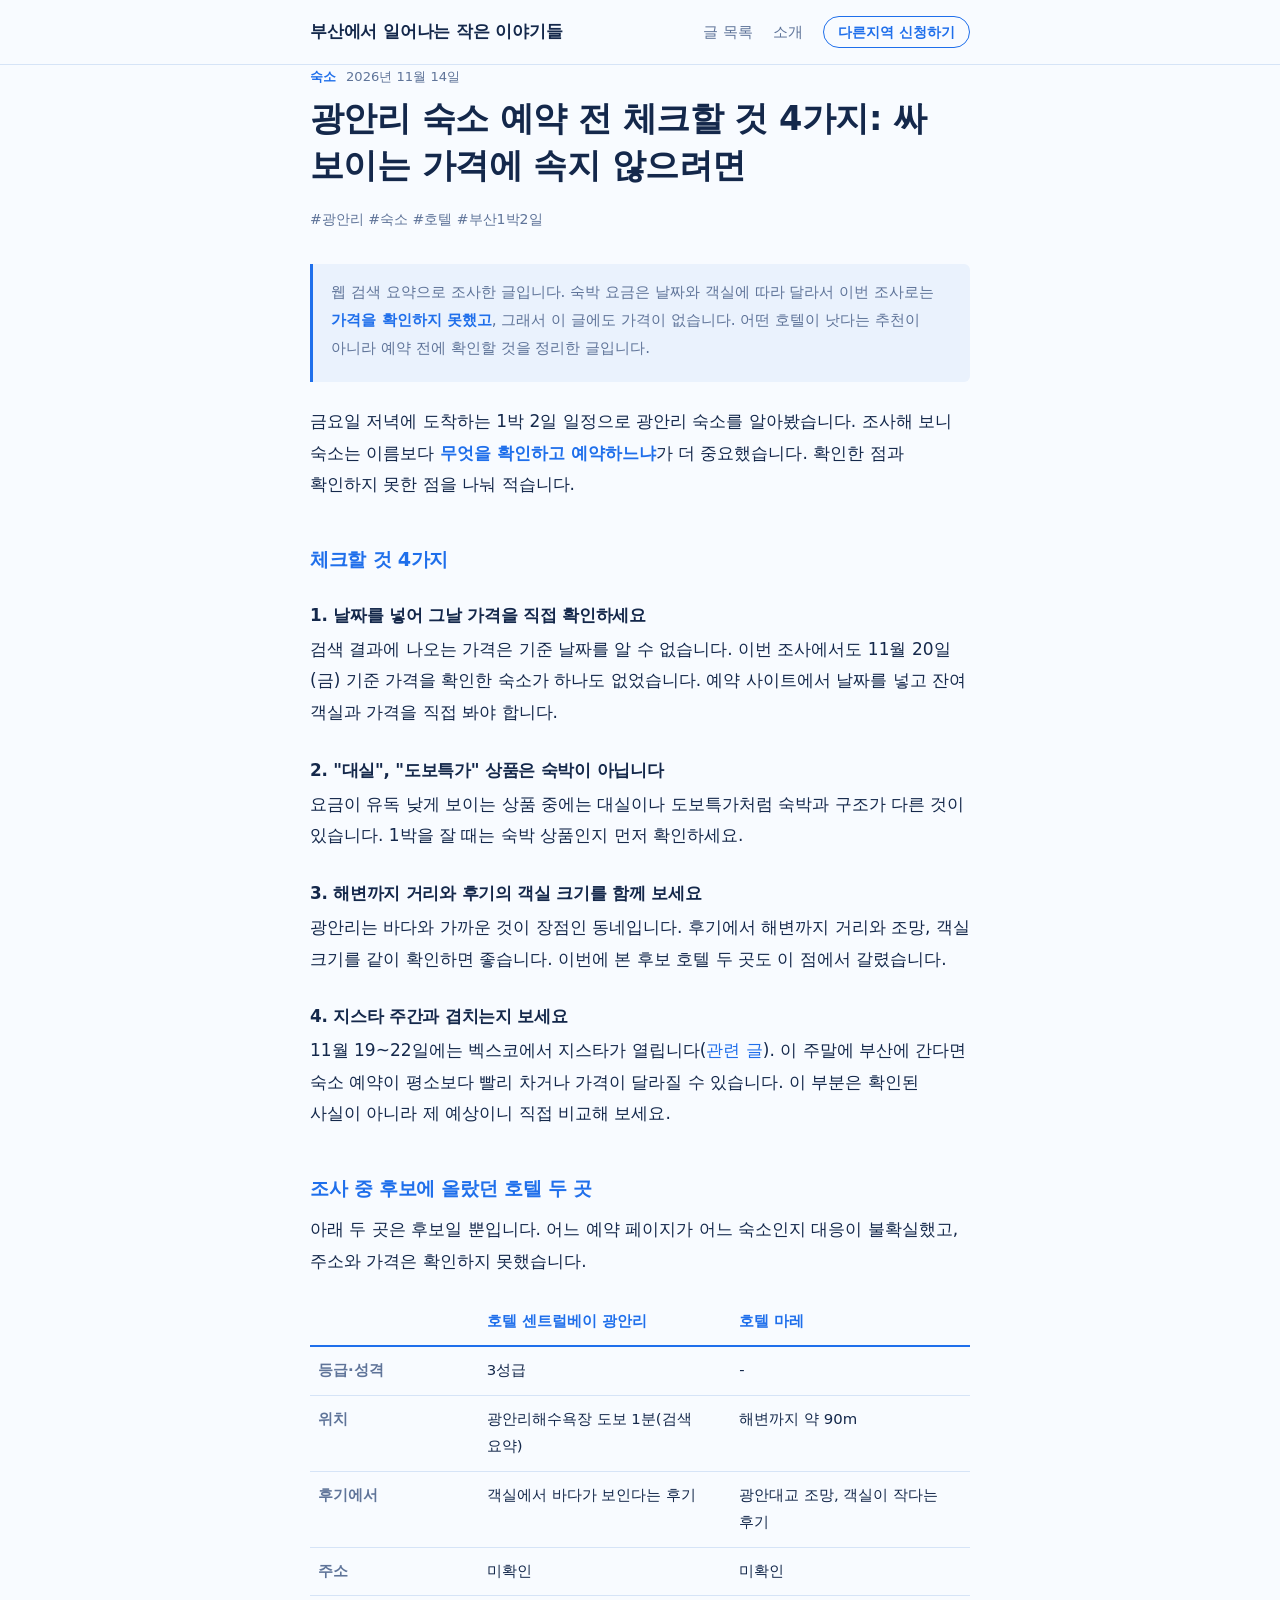
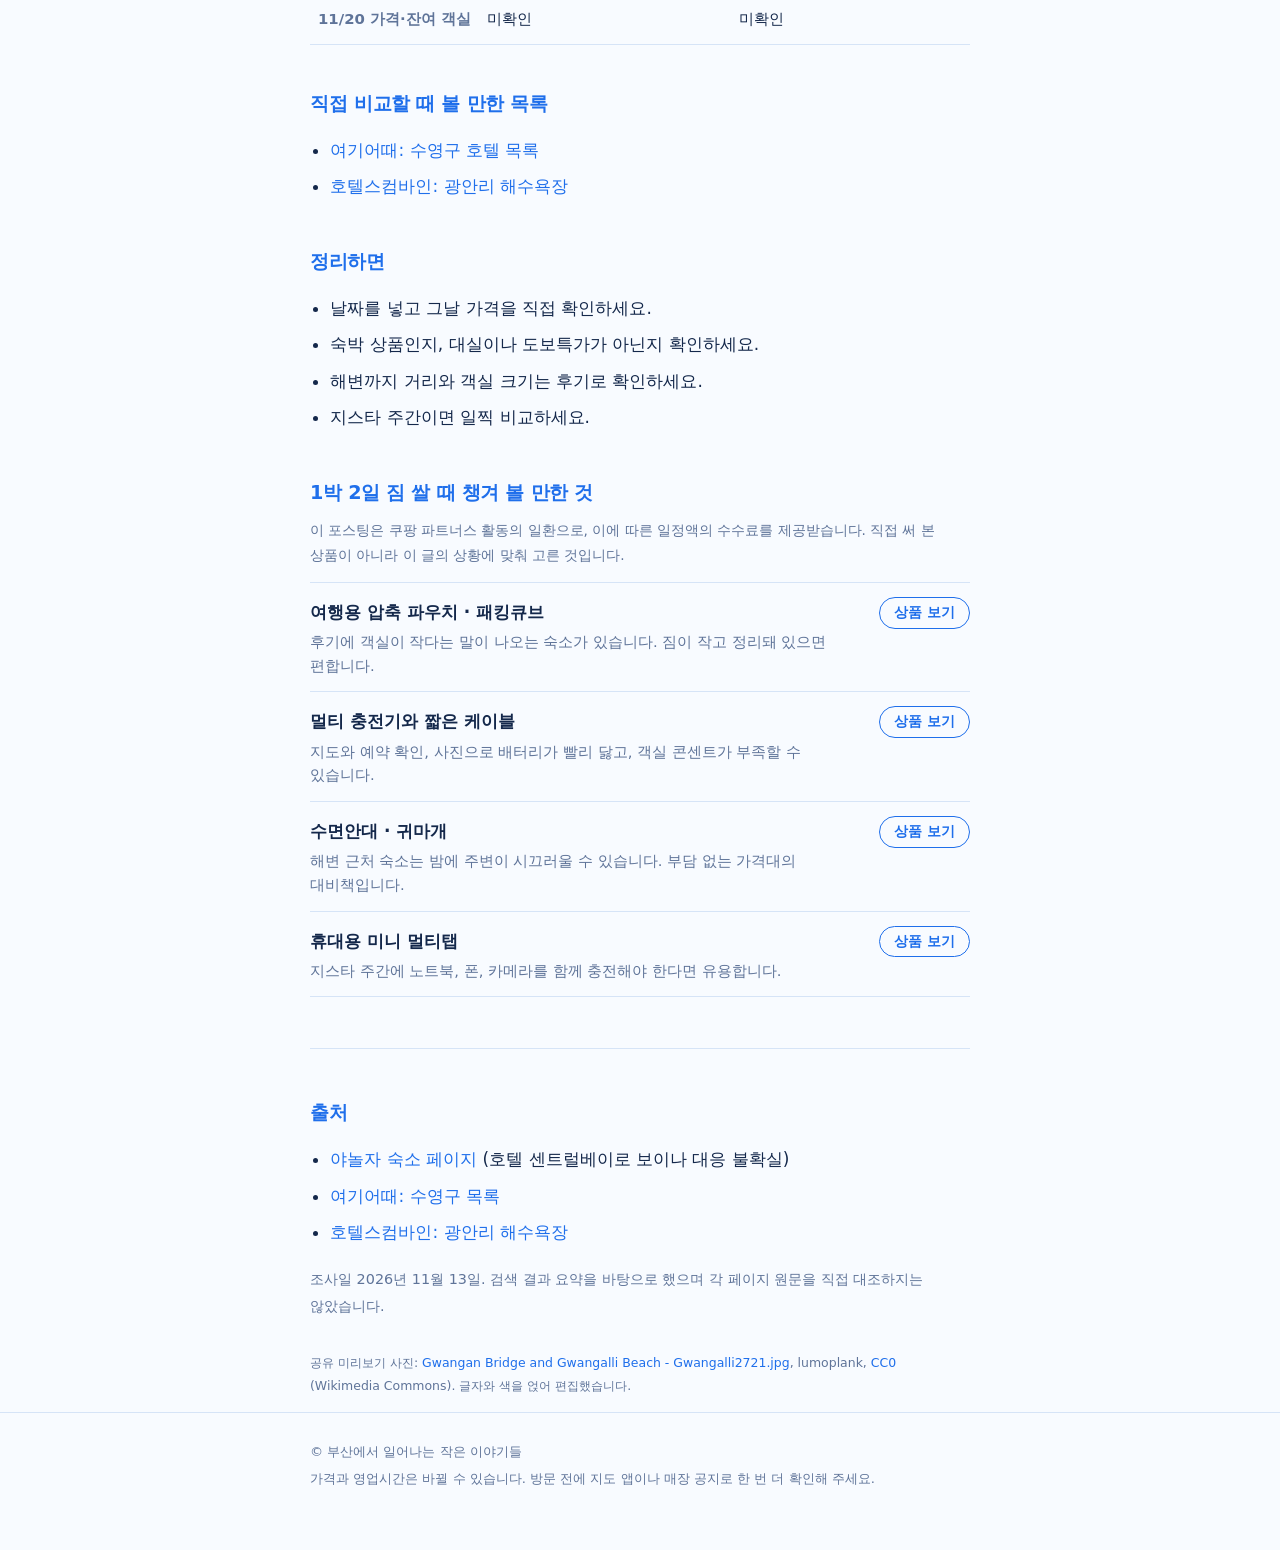
<file: posts/gwangalli-stay.html>
<!doctype html>
<html lang="ko">
<head>
	<meta charset="utf-8">
	<meta name="viewport" content="width=device-width,initial-scale=1">
	<title>광안리 숙소 예약 전 체크할 것 4가지: 싸 보이는 가격에 속지 않으려면 | 부산에서 일어나는 작은 이야기들</title>
	<meta name="description" content="광안리 숙소를 조사하며 알게 된 점과 확인하지 못한 점을 정리했습니다. 후보 호텔 두 곳의 후기도 담았습니다.">
	<link rel="canonical" href="https://travel-blog-fawn-nine.vercel.app/posts/gwangalli-stay.html">
	<meta name="theme-color" content="#1f6feb">
	<meta property="og:type" content="article">
	<meta property="article:published_time" content="2026-11-14">
	<meta property="og:site_name" content="부산에서 일어나는 작은 이야기들">
	<meta property="og:locale" content="ko_KR">
	<meta property="og:title" content="광안리 숙소 예약 전 체크할 것 4가지: 싸 보이는 가격에 속지 않으려면">
	<meta property="og:description" content="광안리 숙소를 조사하며 알게 된 점과 확인하지 못한 점을 정리했습니다. 후보 호텔 두 곳의 후기도 담았습니다.">
	<meta property="og:url" content="https://travel-blog-fawn-nine.vercel.app/posts/gwangalli-stay.html">
	<meta property="og:image" content="https://travel-blog-fawn-nine.vercel.app/images/thumb-gwangalli-stay.png">
	<meta property="og:image:width" content="1200">
	<meta property="og:image:height" content="630">
	<meta property="og:image:alt" content="파란 조명이 켜진 광안대교 야경 위에 쓴 제목: 광안리 숙소 예약 전 체크할 것 4가지">
	<meta name="twitter:card" content="summary_large_image">
	<meta name="twitter:title" content="광안리 숙소 예약 전 체크할 것 4가지: 싸 보이는 가격에 속지 않으려면">
	<meta name="twitter:description" content="광안리 숙소를 조사하며 알게 된 점과 확인하지 못한 점을 정리했습니다. 후보 호텔 두 곳의 후기도 담았습니다.">
	<meta name="twitter:image" content="https://travel-blog-fawn-nine.vercel.app/images/thumb-gwangalli-stay.png">
	<link rel="icon" type="image/svg+xml" href="../favicon.svg">
	<link rel="stylesheet" href="../style.css">
</head>
<body>
	<header class="site-header">
		<div class="wrap">
			<a class="brand" href="../index.html">부산에서 일어나는 작은 이야기들</a>
			<nav>
				<a href="../index.html">글 목록</a>
				<a href="../about.html">소개</a>
			</nav>
		</div>
	</header>

	<main class="wrap">
		<article>
			<p class="meta"><span class="cat">숙소</span><time datetime="2026-11-14">2026년 11월 14일</time></p>
			<h1>광안리 숙소 예약 전 체크할 것 4가지: 싸 보이는 가격에 속지 않으려면</h1>
			<p class="tags">#광안리 #숙소 #호텔 #부산1박2일</p>

			<blockquote>
				<p>웹 검색 요약으로 조사한 글입니다. 숙박 요금은 날짜와 객실에 따라 달라서 이번 조사로는 <strong>가격을 확인하지 못했고</strong>, 그래서 이 글에도 가격이 없습니다. 어떤 호텔이 낫다는 추천이 아니라 예약 전에 확인할 것을 정리한 글입니다.</p>
			</blockquote>

			<p>금요일 저녁에 도착하는 1박 2일 일정으로 광안리 숙소를 알아봤습니다. 조사해 보니 숙소는 이름보다 <strong>무엇을 확인하고 예약하느냐</strong>가 더 중요했습니다. 확인한 점과 확인하지 못한 점을 나눠 적습니다.</p>

			<h2>체크할 것 4가지</h2>

			<h3>1. 날짜를 넣어 그날 가격을 직접 확인하세요</h3>
			<p>검색 결과에 나오는 가격은 기준 날짜를 알 수 없습니다. 이번 조사에서도 11월 20일(금) 기준 가격을 확인한 숙소가 하나도 없었습니다. 예약 사이트에서 날짜를 넣고 잔여 객실과 가격을 직접 봐야 합니다.</p>

			<h3>2. "대실", "도보특가" 상품은 숙박이 아닙니다</h3>
			<p>요금이 유독 낮게 보이는 상품 중에는 대실이나 도보특가처럼 숙박과 구조가 다른 것이 있습니다. 1박을 잘 때는 숙박 상품인지 먼저 확인하세요.</p>

			<h3>3. 해변까지 거리와 후기의 객실 크기를 함께 보세요</h3>
			<p>광안리는 바다와 가까운 것이 장점인 동네입니다. 후기에서 해변까지 거리와 조망, 객실 크기를 같이 확인하면 좋습니다. 이번에 본 후보 호텔 두 곳도 이 점에서 갈렸습니다.</p>

			<h3>4. 지스타 주간과 겹치는지 보세요</h3>
			<p>11월 19~22일에는 벡스코에서 지스타가 열립니다(<a href="busan-nov-events.html">관련 글</a>). 이 주말에 부산에 간다면 숙소 예약이 평소보다 빨리 차거나 가격이 달라질 수 있습니다. 이 부분은 확인된 사실이 아니라 제 예상이니 직접 비교해 보세요.</p>

			<h2>조사 중 후보에 올랐던 호텔 두 곳</h2>
			<p>아래 두 곳은 후보일 뿐입니다. 어느 예약 페이지가 어느 숙소인지 대응이 불확실했고, 주소와 가격은 확인하지 못했습니다.</p>
			<table>
				<thead>
					<tr><th></th><th>호텔 센트럴베이 광안리</th><th>호텔 마레</th></tr>
				</thead>
				<tbody>
					<tr><th>등급·성격</th><td>3성급</td><td>-</td></tr>
					<tr><th>위치</th><td>광안리해수욕장 도보 1분(검색 요약)</td><td>해변까지 약 90m</td></tr>
					<tr><th>후기에서</th><td>객실에서 바다가 보인다는 후기</td><td>광안대교 조망, 객실이 작다는 후기</td></tr>
					<tr><th>주소</th><td>미확인</td><td>미확인</td></tr>
					<tr><th>11/20 가격·잔여 객실</th><td>미확인</td><td>미확인</td></tr>
				</tbody>
			</table>

			<h2>직접 비교할 때 볼 만한 목록</h2>
			<ul>
				<li><a href="https://www.yeogi.com/accommodation/hotel/kr/%EB%B6%80%EC%82%B0%EA%B4%91%EC%97%AD%EC%8B%9C/%EC%88%98%EC%98%81%EA%B5%AC">여기어때: 수영구 호텔 목록</a></li>
				<li><a href="https://www.hotelscombined.co.kr/Place/Gwangalli_Beach.htm">호텔스컴바인: 광안리 해수욕장</a></li>
			</ul>

			<h2>정리하면</h2>
			<ul>
				<li>날짜를 넣고 그날 가격을 직접 확인하세요.</li>
				<li>숙박 상품인지, 대실이나 도보특가가 아닌지 확인하세요.</li>
				<li>해변까지 거리와 객실 크기는 후기로 확인하세요.</li>
				<li>지스타 주간이면 일찍 비교하세요.</li>
			</ul>

			<h2>1박 2일 짐 쌀 때 챙겨 볼 만한 것</h2>
			<p class="shop-disclosure">이 포스팅은 쿠팡 파트너스 활동의 일환으로, 이에 따른 일정액의 수수료를 제공받습니다. 직접 써 본 상품이 아니라 이 글의 상황에 맞춰 고른 것입니다.</p>
			<ul class="shop-list">
				<li><div><span class="shop-name">여행용 압축 파우치 · 패킹큐브</span><span class="shop-why">후기에 객실이 작다는 말이 나오는 숙소가 있습니다. 짐이 작고 정리돼 있으면 편합니다.</span></div><a class="shop-link" href="[쿠팡링크]" target="_blank" rel="sponsored nofollow noopener">상품 보기</a></li>
				<li><div><span class="shop-name">멀티 충전기와 짧은 케이블</span><span class="shop-why">지도와 예약 확인, 사진으로 배터리가 빨리 닳고, 객실 콘센트가 부족할 수 있습니다.</span></div><a class="shop-link" href="[쿠팡링크]" target="_blank" rel="sponsored nofollow noopener">상품 보기</a></li>
				<li><div><span class="shop-name">수면안대 · 귀마개</span><span class="shop-why">해변 근처 숙소는 밤에 주변이 시끄러울 수 있습니다. 부담 없는 가격대의 대비책입니다.</span></div><a class="shop-link" href="[쿠팡링크]" target="_blank" rel="sponsored nofollow noopener">상품 보기</a></li>
				<li><div><span class="shop-name">휴대용 미니 멀티탭</span><span class="shop-why">지스타 주간에 노트북, 폰, 카메라를 함께 충전해야 한다면 유용합니다.</span></div><a class="shop-link" href="[쿠팡링크]" target="_blank" rel="sponsored nofollow noopener">상품 보기</a></li>
			</ul>

			<hr>
			<h2>출처</h2>
			<ul>
				<li><a href="https://nol.yanolja.com/stay/domestic/3008248">야놀자 숙소 페이지</a> (호텔 센트럴베이로 보이나 대응 불확실)</li>
				<li><a href="https://www.yeogi.com/accommodation/kr/%EB%B6%80%EC%82%B0%EA%B4%91%EC%97%AD%EC%8B%9C/%EC%88%98%EC%98%81%EA%B5%AC">여기어때: 수영구 목록</a></li>
				<li><a href="https://www.hotelscombined.co.kr/Place/Gwangalli_Beach.htm">호텔스컴바인: 광안리 해수욕장</a></li>
			</ul>
			<p class="muted">조사일 2026년 11월 13일. 검색 결과 요약을 바탕으로 했으며 각 페이지 원문을 직접 대조하지는 않았습니다.</p>
			<p class="credit">공유 미리보기 사진: <a href="https://commons.wikimedia.org/wiki/File:Gwangan_Bridge_and_Gwangalli_Beach_-_Gwangalli2721.jpg">Gwangan Bridge and Gwangalli Beach - Gwangalli2721.jpg</a>, lumoplank, <a href="https://creativecommons.org/publicdomain/zero/1.0/">CC0</a> (Wikimedia Commons). 글자와 색을 얹어 편집했습니다.</p>
		</article>
	</main>

	<footer class="site-footer">
		<div class="wrap">
			<p>© 부산에서 일어나는 작은 이야기들</p>
			<p>가격과 영업시간은 바뀔 수 있습니다. 방문 전에 지도 앱이나 매장 공지로 한 번 더 확인해 주세요.</p>
		</div>
	</footer>
	<script src="../request.js"></script>
</body>
</html>
</file>
<file: style.css>
/* 깔끔한 미니멀 스타일: 흰 배경 + 포인트 색 하나(바다 파랑). 색은 글자 포인트에만 씁니다. */

:root {
	--bg: #f8fbff;
	--text: #14284b;
	--muted: #5f7499;
	--line: #d6e4f7;
	--soft: #eaf2fd;
	--accent: #1f6feb;
}

@media (prefers-color-scheme: dark) {
	:root {
		--bg: #0b1426;
		--text: #e4ecfa;
		--muted: #8aa0c4;
		--line: #1f3355;
		--soft: #12203a;
		--accent: #5aa2ff;
	}
}

* { box-sizing: border-box; }

body {
	margin: 0;
	background: var(--bg);
	color: var(--text);
	font-family: 'Pretendard', 'Apple SD Gothic Neo', 'Malgun Gothic', 'Noto Sans KR', system-ui, sans-serif;
	font-size: 17px;
	line-height: 1.85;
	word-break: keep-all;
	overflow-wrap: break-word;
}

a { color: var(--accent); text-decoration: none; }
a:hover { text-decoration: underline; text-underline-offset: 3px; }

.wrap { max-width: 700px; margin: 0 auto; padding: 0 20px; }

/* 헤더 */
.site-header { border-bottom: 1px solid var(--line); }
.site-header .wrap { display: flex; align-items: center; justify-content: space-between; gap: 12px; min-height: 64px; flex-wrap: wrap; }
.brand { color: var(--text); font-weight: 700; font-size: 1.05rem; letter-spacing: -0.01em; }
.brand:hover { text-decoration: none; color: var(--accent); }
.site-header nav { display: flex; gap: 20px; }
.site-header nav a { color: var(--muted); font-size: 0.92rem; }
.site-header nav a:hover { color: var(--accent); text-decoration: none; }

main { padding: 56px 0 88px; }

/* 제목: 크기 차이로 위계를 주고, 소제목만 포인트 색 */
h1, h2, h3 { line-height: 1.4; letter-spacing: -0.015em; }
h1 { font-size: 2.1rem; font-weight: 800; margin: 0 0 0.5em; }
h2 { font-size: 1.2rem; font-weight: 700; color: var(--accent); margin: 2.4em 0 0.6em; }
h3 { font-size: 1.05rem; font-weight: 700; margin: 1.8em 0 0.4em; }

p { margin: 0 0 1.2em; }

strong { font-weight: 700; color: var(--accent); }

img { max-width: 100%; height: auto; border-radius: 6px; }

/* 안내 박스 */
blockquote {
	margin: 1.6em 0;
	padding: 0.9em 1.2em 0.1em;
	background: var(--soft);
	border-left: 3px solid var(--accent);
	border-radius: 0 6px 6px 0;
	color: var(--muted);
	font-size: 0.95rem;
}

/* 표 */
table { width: 100%; border-collapse: collapse; font-size: 0.93rem; margin: 1em 0; }
th, td { padding: 10px 8px; border-bottom: 1px solid var(--line); text-align: left; vertical-align: top; }
thead th { color: var(--accent); font-weight: 700; border-bottom: 2px solid var(--accent); }
tbody th { color: var(--muted); font-weight: 600; white-space: nowrap; width: 5.5em; }

hr { border: none; border-top: 1px solid var(--line); margin: 3em 0; }

ul { padding-left: 1.2em; }
li { margin-bottom: 0.3em; }

.muted { color: var(--muted); font-size: 0.9rem; }

/* 메인 소개 */
.intro { margin-bottom: 56px; }
.intro h1 { font-size: 2.4rem; margin-bottom: 0.3em; }
.intro p { color: var(--muted); font-size: 1.05rem; margin: 0; }

/* 글 목록: 구분선만 있는 리스트 */
.post-list { list-style: none; margin: 0; padding: 0; }
.post-list li { margin: 0; }
.post-list a {
	display: block;
	padding: 22px 0;
	border-bottom: 1px solid var(--line);
	color: var(--text);
}
.post-list li:first-child a { border-top: 1px solid var(--line); }
.post-list a:hover { text-decoration: none; }
.post-list a:hover h3 { color: var(--accent); }
.post-list h3 { margin: 4px 0 4px; font-size: 1.2rem; transition: color 0.15s; }
.post-list p { margin: 0; color: var(--muted); font-size: 0.93rem; line-height: 1.6; }

/* 날짜·분류: 분류만 포인트 글자 */
.meta { display: flex; gap: 10px; align-items: center; color: var(--muted); font-size: 0.82rem; margin: 0 0 6px; }
.cat { color: var(--accent); font-weight: 700; }
.tags { margin: 0 0 32px; font-size: 0.88rem; color: var(--muted); }

/* 푸터 */
.site-footer { border-top: 1px solid var(--line); padding: 28px 0 56px; color: var(--muted); font-size: 0.82rem; line-height: 1.7; }
.site-footer p { margin: 0 0 4px; }

html { -webkit-text-size-adjust: 100%; text-size-adjust: 100%; }

@media (max-width: 600px) {
	body { font-size: 15.5px; line-height: 1.8; }
	.wrap { padding: 0 16px; }
	h1 { font-size: 1.5rem; line-height: 1.35; }
	h2 { font-size: 1.1rem; margin-top: 2em; }
	h3 { font-size: 1rem; }
	.intro { margin-bottom: 36px; }
	.intro h1 { font-size: 1.6rem; }
	.intro p { font-size: 0.95rem; }
	main { padding: 28px 0 56px; }

	/* 헤더: 사이트 이름은 한 줄, 메뉴는 아래 줄에 */
	.site-header .wrap { padding-top: 12px; padding-bottom: 12px; min-height: 0; gap: 8px; }
	.brand { font-size: 0.95rem; flex: 1 1 100%; }
	.site-header nav { gap: 16px; flex: 1 1 100%; }
	.site-header nav a { font-size: 0.88rem; }
	.request-btn { font-size: 0.82rem; padding: 7px 12px; margin-left: auto; }

	/* 글 목록 */
	.post-list a { padding: 18px 0; }
	.post-list h3 { font-size: 1.08rem; line-height: 1.45; }
	.post-list p { font-size: 0.88rem; }

	blockquote { margin: 1.2em 0; padding: 0.8em 1em 0.1em; font-size: 0.9rem; }

	/* 표: 작은 글씨, 첫 열 줄바꿈 허용, 넘치면 가로 스크롤 */
	table { font-size: 0.85rem; display: block; overflow-x: auto; -webkit-overflow-scrolling: touch; }
	th, td { padding: 8px 6px; min-width: 7em; }
	tbody th { white-space: normal; width: auto; min-width: 4.5em; }

	hr { margin: 2.2em 0; }
	.site-footer { padding: 22px 0 40px; }
	.request-form { padding: 18px 16px 16px; }
	.request-form input, .request-form textarea { font-size: 16px; } /* iOS 자동 확대 방지 */
}

/* 다른지역 신청 버튼 + 팝업 */
.site-header nav { align-items: center; }
.request-btn {
	font: inherit; font-size: 0.88rem; font-weight: 600; line-height: 1;
	padding: 8px 14px; border-radius: 999px; cursor: pointer;
	color: var(--accent); background: transparent; border: 1px solid var(--accent);
}
.request-btn:hover { background: var(--accent); color: var(--bg); }

.request-dialog {
	width: min(460px, calc(100% - 32px)); padding: 0; border: 1px solid var(--line);
	border-radius: 12px; background: var(--bg); color: var(--text);
}
.request-dialog::backdrop { background: rgba(0, 0, 0, 0.45); }
.request-form { padding: 22px 22px 20px; }
.request-head { display: flex; justify-content: space-between; align-items: center; }
.request-head h2 { margin: 0; font-size: 1.15rem; }
.request-close { font-size: 1.6rem; line-height: 1; background: none; border: none; color: var(--muted); cursor: pointer; padding: 0 4px; }
.request-form label { display: block; font-size: 0.88rem; font-weight: 600; margin: 0 0 12px; }
.request-form input, .request-form textarea {
	display: block; width: 100%; margin-top: 4px; padding: 9px 11px;
	font: inherit; font-size: 0.95rem; font-weight: 400; color: var(--text);
	background: var(--soft); border: 1px solid var(--line); border-radius: 6px;
}
.request-form input:focus, .request-form textarea:focus { outline: 2px solid var(--accent); outline-offset: -1px; }
.request-form textarea { resize: vertical; }
.request-hp { position: absolute; left: -9999px; width: 1px; height: 1px; opacity: 0; }
.request-status { min-height: 1.4em; margin: 0 0 8px; font-size: 0.88rem; color: var(--accent); }
.request-status.bad { color: #d64545; }
.request-submit {
	width: 100%; padding: 11px; font: inherit; font-weight: 700; cursor: pointer;
	color: #fff; background: var(--accent); border: none; border-radius: 6px;
}
.request-submit:disabled { opacity: 0.6; cursor: default; }

.credit { margin-top: 32px; font-size: 0.78rem; color: var(--muted); }

/* 상품 추천 (쿠팡 파트너스) */
.shop-disclosure { font-size: 0.85rem; color: var(--muted); margin: 0 0 1em; }
.shop-list { list-style: none; margin: 0 0 1.2em; padding: 0; }
.shop-list li { display: flex; justify-content: space-between; align-items: flex-start; gap: 14px; padding: 14px 0; margin: 0; border-bottom: 1px solid var(--line); }
.shop-list li:first-child { border-top: 1px solid var(--line); }
.shop-list .shop-name { display: block; font-weight: 700; }
.shop-list .shop-why { display: block; color: var(--muted); font-size: 0.92rem; line-height: 1.6; margin-top: 2px; }
.shop-link {
	flex: none; font-size: 0.85rem; font-weight: 600; line-height: 1; white-space: nowrap;
	padding: 8px 14px; border-radius: 999px; color: var(--accent); border: 1px solid var(--accent);
}
.shop-link:hover { background: var(--accent); color: var(--bg); text-decoration: none; }
@media (max-width: 600px) {
	.shop-list li { flex-direction: column; gap: 8px; }
}
</file>
